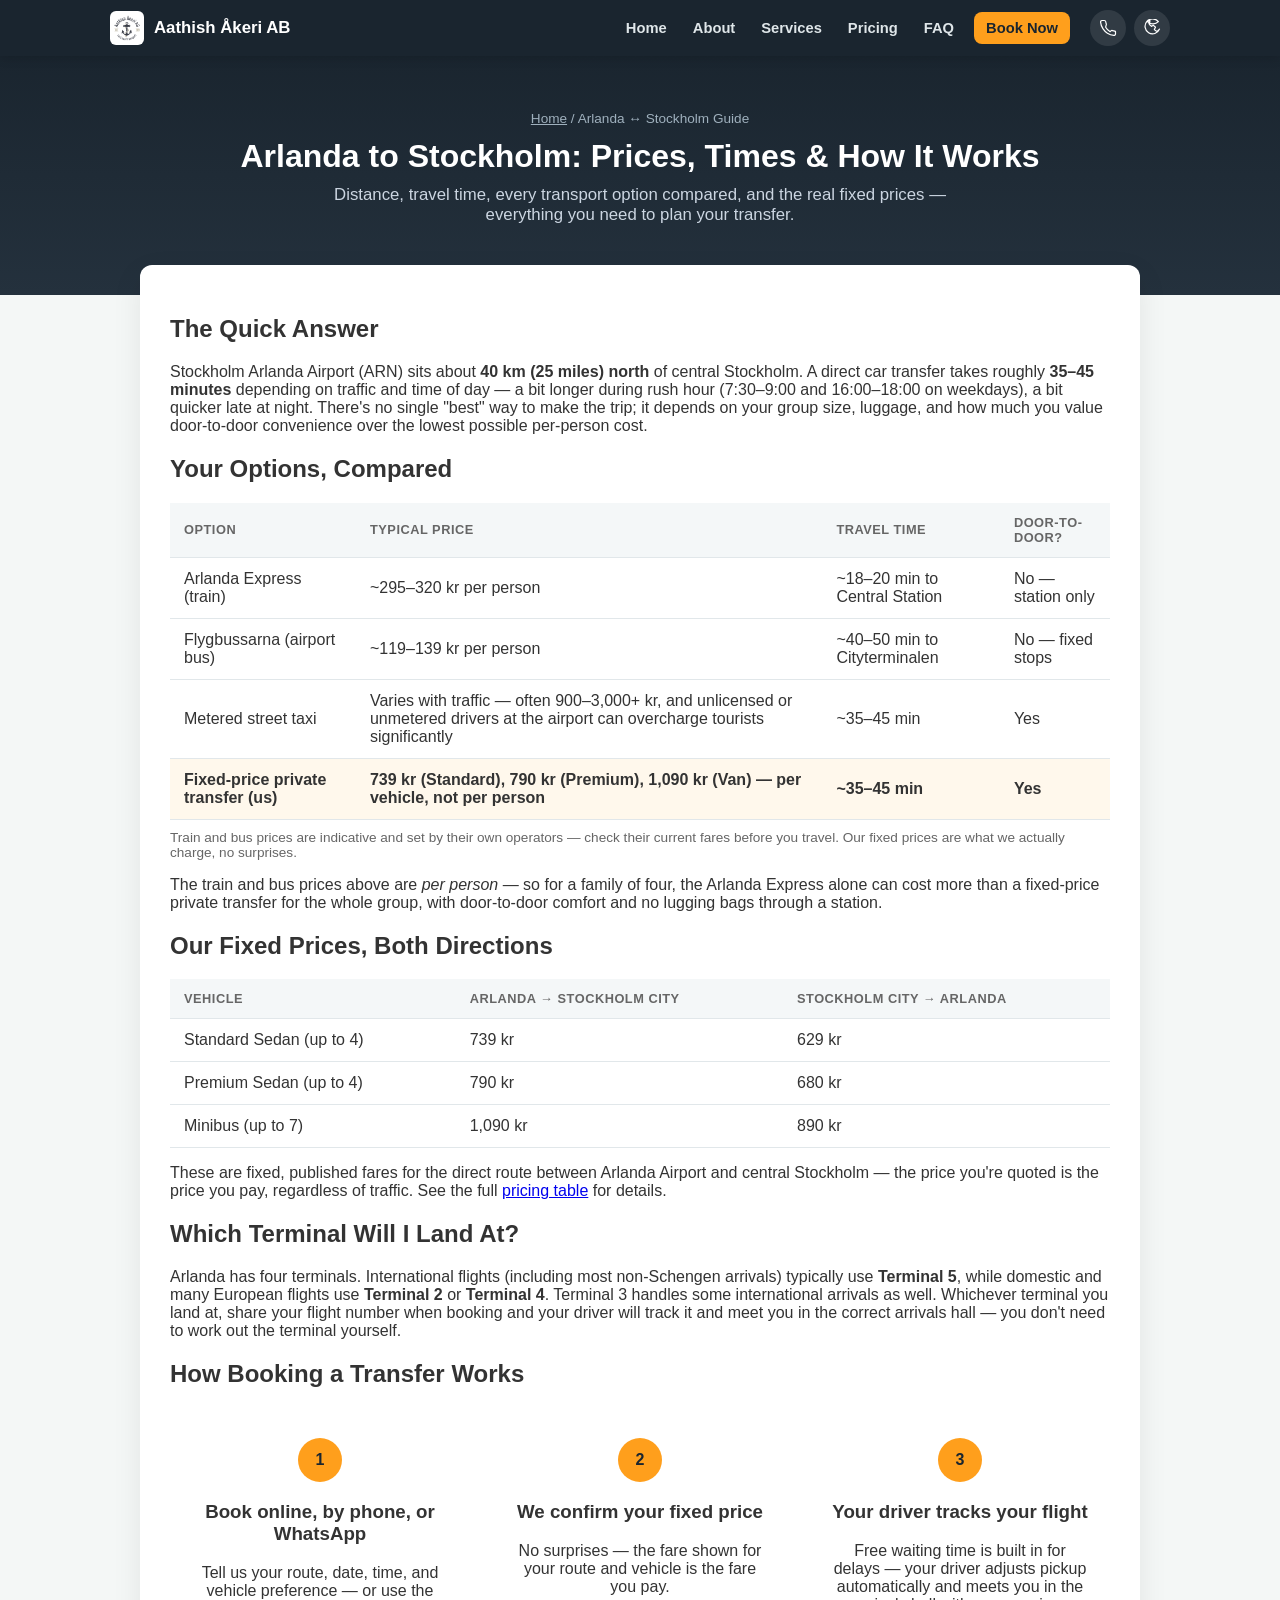
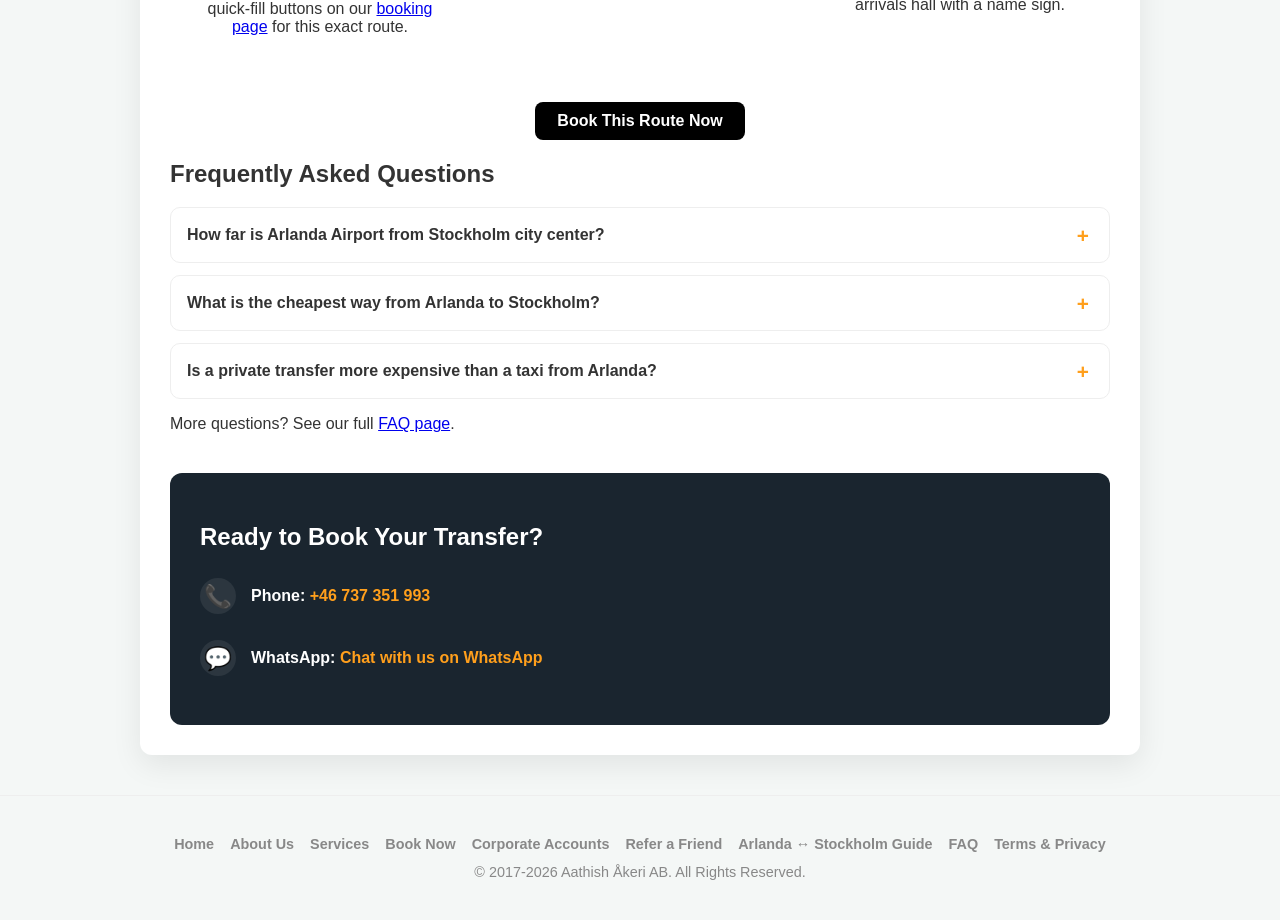
<file: guide-arlanda-stockholm.html>
<!DOCTYPE html>
<html lang="en">

<head>
    <meta charset="UTF-8">
    <meta name="viewport" content="width=device-width, initial-scale=1.0">
    <!-- Google tag (gtag.js) -->
    <script async src="https://www.googletagmanager.com/gtag/js?id=G-RLMF2R646X"></script>
    <script>
        window.dataLayer = window.dataLayer || [];
        function gtag() { dataLayer.push(arguments); }
        gtag('js', new Date());
        gtag('config', 'G-RLMF2R646X');
    </script>
    <title>Arlanda to Stockholm: Prices, Times & How It Works | Aathish Åkeri AB</title>
    <meta name="description"
        content="Everything you need to know about getting from Stockholm Arlanda Airport to Stockholm City: distance, travel time, your options (train, bus, taxi, private transfer), and real fixed prices.">
    <link rel="canonical" href="https://aathishakeri.se/guide-arlanda-stockholm.html">
    <link rel="stylesheet" href="style.css?v=17">
    <link rel="apple-touch-icon" sizes="180x180" href="icons/apple-icon-180x180.png">
    <link rel="icon" type="image/png" sizes="32x32" href="icons/favicon-32x32.png">
    <link rel="icon" type="image/png" sizes="16x16" href="icons/favicon-16x16.png">
    <link rel="manifest" href="icons/manifest.json">
    <meta name="theme-color" content="#ffffff">

    <script type="application/ld+json">
    {
        "@context": "https://schema.org",
        "@type": "FAQPage",
        "mainEntity": [
            {
                "@type": "Question",
                "name": "How far is Arlanda Airport from Stockholm city center?",
                "acceptedAnswer": { "@type": "Answer", "text": "Stockholm Arlanda Airport is about 40 km (25 miles) north of central Stockholm. A direct car transfer typically takes 35-45 minutes depending on traffic and time of day." }
            },
            {
                "@type": "Question",
                "name": "What is the cheapest way from Arlanda to Stockholm?",
                "acceptedAnswer": { "@type": "Answer", "text": "The Flygbussarna airport bus is usually the cheapest per-person option, followed by the Arlanda Express train. For groups of 2 or more, a fixed-price private transfer is often cheaper per person than the train, since the price is per vehicle, not per passenger." }
            },
            {
                "@type": "Question",
                "name": "Is a private transfer more expensive than a taxi from Arlanda?",
                "acceptedAnswer": { "@type": "Answer", "text": "A fixed-price private transfer is usually cheaper and more predictable than a metered street taxi, since the meter can run higher in traffic and the fixed price is agreed before you travel." }
            }
        ]
    }
    </script>
</head>

<body>

    <nav class="topnav" aria-label="Main navigation">
        <div class="topnav-inner">
            <a href="index.html" class="topnav-brand">
                <img src="assets/images/logo.png" alt="Aathish Åkeri AB" class="topnav-logo">
                <span>Aathish Åkeri AB</span>
            </a>
            <div class="topnav-links" id="topnavLinks">
                <a href="index.html">Home</a>
                <a href="about.html">About</a>
                <a href="services.html">Services</a>
                <a href="index.html#pricing">Pricing</a>
                <a href="faq.html">FAQ</a>
                <a href="booking.html" class="nav-cta">Book Now</a>
            </div>
            <button class="nav-toggle" id="navToggle" aria-label="Toggle menu" aria-expanded="false">
                <span></span><span></span><span></span>
            </button>
            <div class="topnav-actions">
                <a href="tel:+46737351993" class="nav-icon-btn" aria-label="Call us">
                    <img src="assets/images/phone.svg" alt="">
                </a>
                <a href="https://wa.me/46737351993" target="_blank" rel="noopener noreferrer" class="nav-icon-btn"
                    aria-label="WhatsApp us">
                    <img src="assets/images/whatsapp.svg" alt="">
                </a>
            </div>
        </div>
    </nav>

    <div class="page-hero">
        <div class="breadcrumb"><a href="index.html">Home</a> / <span>Arlanda ↔ Stockholm Guide</span></div>
        <h1>Arlanda to Stockholm: Prices, Times & How It Works</h1>
        <p>Distance, travel time, every transport option compared, and the real fixed prices — everything you need
            to plan your transfer.</p>
    </div>

    <div class="container">
        <section>
            <h2>The Quick Answer</h2>
            <p>Stockholm Arlanda Airport (ARN) sits about <strong>40 km (25 miles) north</strong> of central
                Stockholm. A direct car transfer takes roughly <strong>35–45 minutes</strong> depending on traffic
                and time of day — a bit longer during rush hour (7:30–9:00 and 16:00–18:00 on weekdays), a bit
                quicker late at night. There's no single "best" way to make the trip; it depends on your group size,
                luggage, and how much you value door-to-door convenience over the lowest possible per-person cost.</p>
        </section>

        <section>
            <h2>Your Options, Compared</h2>
            <div class="table-scroll" style="overflow-x:auto;">
                <table class="compare-table">
                    <thead>
                        <tr>
                            <th>Option</th>
                            <th>Typical Price</th>
                            <th>Travel Time</th>
                            <th>Door-to-Door?</th>
                        </tr>
                    </thead>
                    <tbody>
                        <tr>
                            <td>Arlanda Express (train)</td>
                            <td>~295–320 kr per person</td>
                            <td>~18–20 min to Central Station</td>
                            <td>No — station only</td>
                        </tr>
                        <tr>
                            <td>Flygbussarna (airport bus)</td>
                            <td>~119–139 kr per person</td>
                            <td>~40–50 min to Cityterminalen</td>
                            <td>No — fixed stops</td>
                        </tr>
                        <tr>
                            <td>Metered street taxi</td>
                            <td>Varies with traffic — often 900–3,000+ kr, and unlicensed or unmetered drivers at the
                                airport can overcharge tourists significantly</td>
                            <td>~35–45 min</td>
                            <td>Yes</td>
                        </tr>
                        <tr class="highlight-row">
                            <td>Fixed-price private transfer (us)</td>
                            <td>739 kr (Standard), 790 kr (Premium), 1,090 kr (Van) — per vehicle, not per person</td>
                            <td>~35–45 min</td>
                            <td>Yes</td>
                        </tr>
                    </tbody>
                </table>
            </div>
            <p style="font-size:0.85rem;color:#666;margin-top:10px;">Train and bus prices are indicative and set by
                their own operators — check their current fares before you travel. Our fixed prices are what we
                actually charge, no surprises.</p>
            <p>The train and bus prices above are <em>per person</em> — so for a family of four, the Arlanda Express
                alone can cost more than a fixed-price private transfer for the whole group, with door-to-door
                comfort and no lugging bags through a station.</p>
        </section>

        <section>
            <h2>Our Fixed Prices, Both Directions</h2>
            <div class="table-scroll" style="overflow-x:auto;">
                <table class="compare-table">
                    <thead>
                        <tr>
                            <th>Vehicle</th>
                            <th>Arlanda → Stockholm City</th>
                            <th>Stockholm City → Arlanda</th>
                        </tr>
                    </thead>
                    <tbody>
                        <tr>
                            <td>Standard Sedan (up to 4)</td>
                            <td>739 kr</td>
                            <td>629 kr</td>
                        </tr>
                        <tr>
                            <td>Premium Sedan (up to 4)</td>
                            <td>790 kr</td>
                            <td>680 kr</td>
                        </tr>
                        <tr>
                            <td>Minibus (up to 7)</td>
                            <td>1,090 kr</td>
                            <td>890 kr</td>
                        </tr>
                    </tbody>
                </table>
            </div>
            <p>These are fixed, published fares for the direct route between Arlanda Airport and central Stockholm —
                the price you're quoted is the price you pay, regardless of traffic. See the full
                <a href="index.html#pricing">pricing table</a> for details.</p>
        </section>

        <section>
            <h2>Which Terminal Will I Land At?</h2>
            <p>Arlanda has four terminals. International flights (including most non-Schengen arrivals) typically
                use <strong>Terminal 5</strong>, while domestic and many European flights use
                <strong>Terminal 2</strong> or <strong>Terminal 4</strong>. Terminal 3 handles some international
                arrivals as well. Whichever terminal you land at, share your flight number when booking and your
                driver will track it and meet you in the correct arrivals hall — you don't need to work out the
                terminal yourself.</p>
        </section>

        <section>
            <h2>How Booking a Transfer Works</h2>
            <div class="steps">
                <div class="step">
                    <div class="step-num">1</div>
                    <h3>Book online, by phone, or WhatsApp</h3>
                    <p>Tell us your route, date, time, and vehicle preference — or use the quick-fill buttons on our
                        <a href="booking.html">booking page</a> for this exact route.</p>
                </div>
                <div class="step">
                    <div class="step-num">2</div>
                    <h3>We confirm your fixed price</h3>
                    <p>No surprises — the fare shown for your route and vehicle is the fare you pay.</p>
                </div>
                <div class="step">
                    <div class="step-num">3</div>
                    <h3>Your driver tracks your flight</h3>
                    <p>Free waiting time is built in for delays — your driver adjusts pickup automatically and meets
                        you in the arrivals hall with a name sign.</p>
                </div>
            </div>
            <p style="text-align:center; margin-top:10px;">
                <a href="booking.html?pickup=Arlanda%20Airport&drop=Stockholm%20City" class="btn-book">Book This
                    Route Now</a>
            </p>
        </section>

        <section>
            <h2>Frequently Asked Questions</h2>
            <details class="faq-item">
                <summary>How far is Arlanda Airport from Stockholm city center?</summary>
                <p>About 40 km (25 miles) north of central Stockholm — a direct car transfer takes roughly 35–45
                    minutes depending on traffic.</p>
            </details>
            <details class="faq-item">
                <summary>What is the cheapest way from Arlanda to Stockholm?</summary>
                <p>The Flygbussarna airport bus is usually the cheapest per-person option, followed by the Arlanda
                    Express. For groups of two or more, a fixed-price private transfer is often cheaper per person
                    than the train, since our price is per vehicle, not per passenger.</p>
            </details>
            <details class="faq-item">
                <summary>Is a private transfer more expensive than a taxi from Arlanda?</summary>
                <p>A fixed-price private transfer is usually cheaper and more predictable than a metered street taxi
                    — the meter can run higher in heavy traffic, while our fixed price is agreed before you travel.
                </p>
            </details>
            <p style="margin-top:16px;">More questions? See our full <a href="faq.html">FAQ page</a>.</p>
        </section>

        <section class="contact-box" id="contact">
            <h2>Ready to Book Your Transfer?</h2>
            <div class="contact-item">
                <span class="contact-icon">📞</span>
                <p><strong>Phone:</strong> <a href="tel:+46737351993">+46 737 351 993</a></p>
            </div>
            <div class="contact-item">
                <span class="contact-icon">💬</span>
                <p><strong>WhatsApp:</strong> <a href="https://wa.me/46737351993" target="_blank"
                        rel="noopener noreferrer">Chat with us on WhatsApp</a></p>
            </div>
        </section>
    </div>

    <footer>
        <div class="footer-links">
            <a href="index.html">Home</a>
            <a href="about.html">About Us</a>
            <a href="services.html">Services</a>
            <a href="booking.html">Book Now</a>
            <a href="corporate.html">Corporate Accounts</a>
            <a href="referral.html">Refer a Friend</a>
            <a href="guide-arlanda-stockholm.html" aria-current="page">Arlanda &harr; Stockholm Guide</a>
            <a href="faq.html">FAQ</a>
            <a href="terms.html">Terms & Privacy</a>
        </div>
        © 2017-2026 Aathish Åkeri AB. All Rights Reserved.
    </footer>

    <div id="installBanner" class="install-banner" hidden>
        <span class="install-banner-text install-banner-text-android">Install Aathish Åkeri for quick access, like an app.</span>
        <span class="install-banner-text install-banner-text-ios">Add to Home Screen: tap Share, then "Add to Home Screen".</span>
        <button type="button" id="installBannerBtn" class="install-banner-btn">Install</button>
        <button type="button" id="installBannerClose" class="install-banner-close" aria-label="Dismiss">&times;</button>
    </div>

    <script src="script.js?v=7"></script>
</body>

</html>
</file>
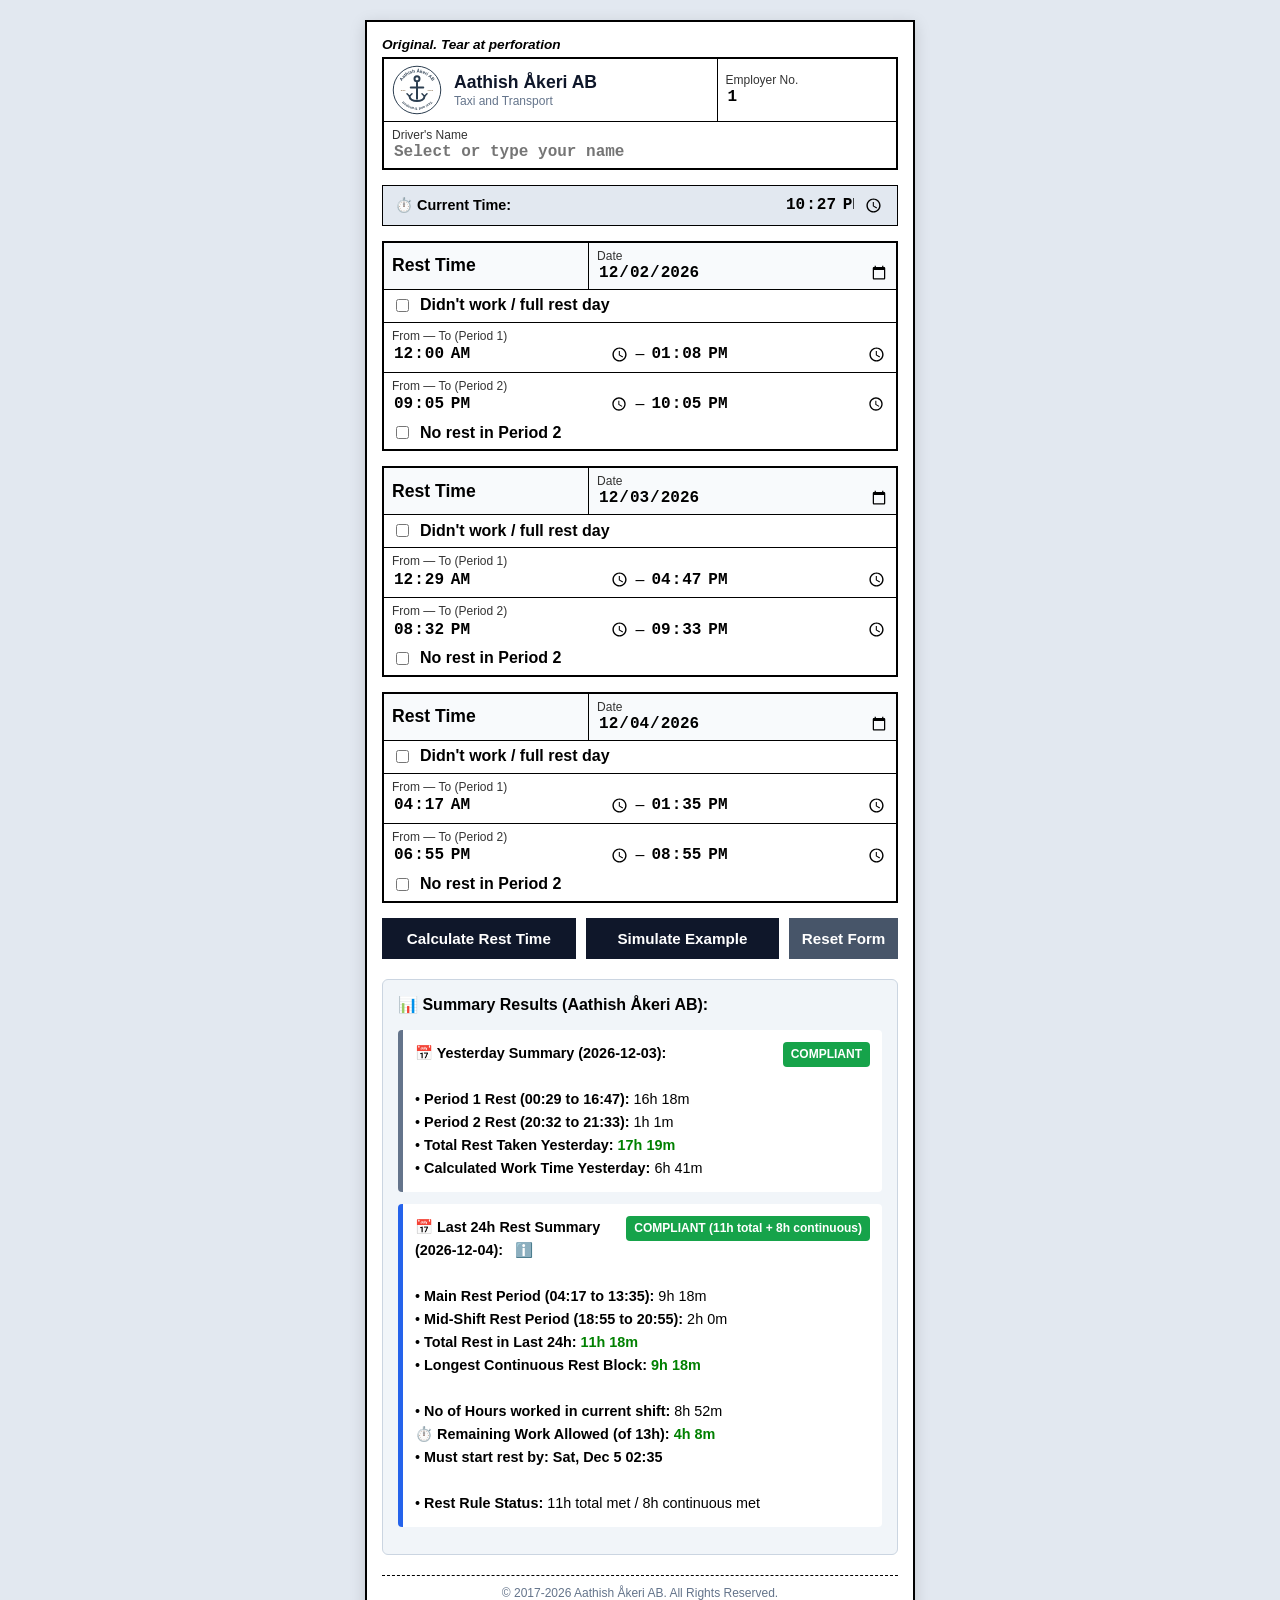
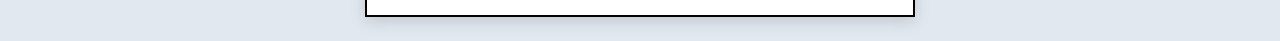
<file: vilotid.html>
<!DOCTYPE html>
<html lang="en">

<head>
    <meta charset="UTF-8">
    <meta name="viewport" content="width=device-width, initial-scale=1.0">
    <title>Journey Report - Aathish Åkeri AB</title>
    <style>
        :root {
            --paper-bg: #ffffff;
            --border-color: #000000;
            --accent: #2563eb;
            --success: #16a34a;
            --danger: #dc2626;
            --secondary: #475569;
            --neutral: #64748b;
        }

        body {
            font-family: Arial, Helvetica, sans-serif;
            background-color: #e2e8f0;
            margin: 0;
            padding: 20px;
            display: flex;
            justify-content: center;
        }

        .sheet-container {
            width: 100%;
            max-width: 550px;
            background: var(--paper-bg);
            border: 2px solid var(--border-color);
            padding: 15px;
            box-sizing: border-box;
            box-shadow: 0 4px 15px rgba(0, 0, 0, 0.15);
        }

        .sheet-header-title {
            font-weight: bold;
            font-size: 0.85rem;
            margin-bottom: 5px;
            font-style: italic;
        }

        .top-table {
            width: 100%;
            border-collapse: collapse;
            margin-bottom: 15px;
            border: 2px solid var(--border-color);
        }

        .top-table td {
            border: 1px solid var(--border-color);
            padding: 6px 8px;
            vertical-align: middle;
        }

        .company-brand {
            display: flex;
            align-items: center;
            gap: 12px;
        }

        .company-logo-svg {
            width: 50px;
            height: 50px;
            flex-shrink: 0;
        }

        .company-name {
            font-size: 1.1rem;
            font-weight: bold;
            color: #0f172a;
            line-height: 1.2;
        }

        .block-table {
            width: 100%;
            border-collapse: collapse;
            margin-bottom: 15px;
            border: 2px solid var(--border-color);
        }

        .block-table td {
            border: 1px solid var(--border-color);
            padding: 6px 8px;
        }

        .block-header-row td {
            background-color: #f8fafc;
        }

        .label-sm {
            font-size: 0.75rem;
            color: #333;
            display: block;
        }

        .title-lg {
            font-size: 1.1rem;
            font-weight: bold;
        }

        input[type="text"],
        input[type="date"],
        input[type="time"] {
            width: 100%;
            border: none;
            outline: none;
            font-size: 1rem;
            font-weight: bold;
            background: transparent;
            font-family: monospace;
        }

        .time-range-row {
            display: flex;
            align-items: center;
            justify-content: space-between;
            gap: 5px;
        }

        .current-time-box {
            background: #e2e8f0;
            border: 1px solid var(--border-color);
            padding: 8px 12px;
            margin-bottom: 15px;
            display: flex;
            justify-content: space-between;
            align-items: center;
            font-weight: bold;
            font-size: 0.9rem;
        }

        .button-group {
            display: flex;
            gap: 10px;
            margin-top: 10px;
        }

        .btn {
            background-color: #0f172a;
            color: white;
            border: none;
            padding: 12px;
            font-size: 0.95rem;
            font-weight: bold;
            cursor: pointer;
            flex: 2;
        }

        .btn-reset {
            background-color: var(--secondary);
            flex: 1;
        }

        .btn:hover {
            opacity: 0.9;
        }

        .result-box {
            margin-top: 20px;
            padding: 15px;
            border-radius: 6px;
            background: #f1f5f9;
            border: 1px solid #cbd5e1;
        }

        .result-card {
            background: white;
            padding: 12px;
            border-radius: 4px;
            border-left: 5px solid var(--accent);
            margin-bottom: 12px;
            font-size: 0.9rem;
            line-height: 1.6;
        }

        .badge {
            padding: 3px 8px;
            border-radius: 4px;
            font-size: 0.75rem;
            font-weight: bold;
            color: white;
            float: right;
        }

        .bg-ok {
            background-color: var(--success);
        }

        .bg-danger {
            background-color: var(--danger);
        }

        .bg-info {
            background-color: var(--neutral);
        }

        .copyright-footer {
            margin-top: 20px;
            text-align: center;
            font-size: 0.75rem;
            color: #64748b;
            border-top: 1px dashed var(--border-color);
            padding-top: 10px;
        }
    </style>
</head>

<body>

    <div class="sheet-container">

        <div class="sheet-header-title">
            Original. Tear at perforation
        </div>

        <!-- Company Top Header Table -->
        <table class="top-table">
            <tr>
                <td style="width: 65%;">
                    <div class="company-brand">
                        <svg class="company-logo-svg" viewBox="0 0 200 200" xmlns="http://www.w3.org/2000/svg">
                            <circle cx="100" cy="100" r="95" fill="none" stroke="#2c3e50" stroke-width="4" />
                            <path id="textPath1" d="M 30,100 A 70,70 0 0,1 170,100" fill="none" />
                            <text font-family="Arial, sans-serif" font-size="18" font-weight="bold" fill="#2c3e50"
                                text-anchor="middle">
                                <textPath href="#textPath1" startOffset="50%">Aathish Åkeri AB</textPath>
                            </text>
                            <path
                                d="M 100,65 L 100,135 M 75,90 L 125,90 M 100,65 A 10,10 0 1,1 100,45 A 10,10 0 1,1 100,65 M 70,125 C 70,150 130,150 130,125"
                                fill="none" stroke="#2c3e50" stroke-width="8" stroke-linecap="round" />
                            <path d="M 60,115 L 70,125 L 80,115 M 140,115 L 130,125 L 120,115" fill="none"
                                stroke="#2c3e50" stroke-width="6" stroke-linecap="round" />
                            <path id="textPath2" d="M 170,100 A 70,70 0 0,1 30,100" fill="none" />
                            <text font-family="Arial, sans-serif" font-size="14" font-weight="bold" fill="#2c3e50"
                                text-anchor="middle">
                                <textPath href="#textPath2" startOffset="50%">Taxi and Transport</textPath>
                            </text>
                            <text x="35" y="105" font-family="Arial, sans-serif" font-size="10" fill="#8b7355"
                                font-weight="bold">EST.</text>
                            <text x="142" y="105" font-family="Arial, sans-serif" font-size="10" fill="#8b7355"
                                font-weight="bold">2020</text>
                        </svg>
                        <div>
                            <span class="company-name">Aathish Åkeri AB</span>
                            <div style="font-size: 0.75rem; color: #64748b;">Taxi and Transport</div>
                        </div>
                    </div>
                </td>
                <td>
                    <span class="label-sm">Employer No.</span>
                    <input type="text" id="employerNo" value="1">
                </td>
            </tr>
            <tr>
                <td colspan="2">
                    <span class="label-sm">Driver's Name</span>
                    <input type="text" id="driverName" list="driverList" placeholder="Select or type your name"
                        value="">
                    <datalist id="driverList">
                        <option value="Sinthujan">
                        <option value="Amila">
                        <option value="Hadi">
                        <option value="Hassan">
                        <option value="Sameera">
                        <option value="Trevis">
                        <option value="Pinsara">
                    </datalist>
                </td>
            </tr>
        </table>

        <!-- Current Time Box -->
        <div class="current-time-box">
            <span>⏱️ Current Time:</span>
            <input type="time" id="currentTime" style="width: 100px; text-align: right;">
        </div>

        <!-- Rest Time Blocks -->
        <div id="blocksContainer"></div>

        <div class="button-group">
            <button class="btn" onclick="calculateVilotidCorrect()">Calculate Rest Time</button>
            <button class="btn btn-debug" onclick="simulateExample()">Simulate Example</button>
            <button class="btn btn-reset" onclick="resetAllFields()">Reset Form</button>
        </div>

        <div class="result-box" id="results" style="display:none;">
            <h3 style="margin-top:0; font-size:1rem;">📊 Summary Results (Aathish Åkeri AB):</h3>
            <div id="resultsList"></div>
        </div>

        <!-- Copyright Footer -->
        <div class="copyright-footer">
            © 2017-2026 Aathish Åkeri AB. All Rights Reserved.
        </div>
    </div>

    <script>
        function getPastDateStr(daysAgo) {
            const d = new Date();
            d.setDate(d.getDate() - daysAgo);
            return d.toISOString().split('T')[0];
        }

        const prefilledData = [
            { date: getPastDateStr(2), s1: "00:00", e1: "13:08", s2: "21:05", e2: "22:05" },
            { date: getPastDateStr(1), s1: "00:29", e1: "16:47", s2: "20:32", e2: "21:33" },
            { date: getPastDateStr(0), s1: "04:17", e1: "13:35", s2: "18:55", e2: "20:55" }
        ];

        const container = document.getElementById('blocksContainer');

        function renderBlocks(data) {
            container.innerHTML = '';
            data.forEach((item, i) => {
                container.innerHTML += `
                <table class="block-table" id="block_${i}">
                    <tr class="block-header-row">
                        <td style="width: 40%;"><span class="title-lg">Rest Time</span></td>
                        <td>
                            <span class="label-sm">Date</span>
                            <input type="date" id="date_${i}" value="${item.date}">
                        </td>
                    </tr>
                    <tr>
                        <td colspan="2">
                            <label style="display:inline-flex;align-items:center;gap:8px;font-weight:bold;">
                                <input type="checkbox" id="fullRest_${i}" ${item.fullRest ? 'checked' : ''} onchange="toggleFullRest(${i})">
                                Didn't work / full rest day
                            </label>
                        </td>
                    </tr>
                    <tr>
                        <td colspan="2">
                            <span class="label-sm">From — To (Period 1)</span>
                            <div class="time-range-row">
                                <input type="time" id="start1_${i}" value="${item.s1}">
                                <span>–</span>
                                <input type="time" id="end1_${i}" value="${item.e1}">
                            </div>
                        </td>
                    </tr>
                    <tr>
                        <td colspan="2">
                            <span class="label-sm">From — To (Period 2)</span>
                            <div class="time-range-row">
                                <input type="time" id="start2_${i}" value="${item.s2}">
                                <span>–</span>
                                <input type="time" id="end2_${i}" value="${item.e2}">
                            </div>
                            <label style="display:inline-flex;align-items:center;gap:8px;font-weight:bold;margin-top:8px;">
                                <input type="checkbox" id="noRest2_${i}" ${item.noRest2 ? 'checked' : ''} onchange="toggleNoPeriod2(${i})">
                                No rest in Period 2
                            </label>
                        </td>
                    </tr>
                </table>
            `;
            });
        }

        function setCurrentTime() {
            const now = new Date();
            const hours = String(now.getHours()).padStart(2, '0');
            const minutes = String(now.getMinutes()).padStart(2, '0');
            document.getElementById('currentTime').value = `${hours}:${minutes}`;
        }

        function clearDayTimes(index) {
            document.getElementById(`start1_${index}`).value = '';
            document.getElementById(`end1_${index}`).value = '';
            document.getElementById(`start2_${index}`).value = '';
            document.getElementById(`end2_${index}`).value = '';
        }

        function toggleFullRest(index) {
            const checkbox = document.getElementById(`fullRest_${index}`);
            const noRestCheckbox = document.getElementById(`noRest2_${index}`);
            if (checkbox.checked) {
                clearDayTimes(index);
                if (noRestCheckbox) noRestCheckbox.checked = false;
            }
        }

        function toggleNoPeriod2(index) {
            const checkbox = document.getElementById(`noRest2_${index}`);
            if (checkbox.checked) {
                document.getElementById(`start2_${index}`).value = '';
                document.getElementById(`end2_${index}`).value = '';
            }
        }

        document.addEventListener("DOMContentLoaded", () => {
            renderBlocks(prefilledData);
            setCurrentTime();
            calculateVilotidCorrect();
        });

        function resetAllFields() {
            document.getElementById('date_0').value = getPastDateStr(2);
            document.getElementById('date_1').value = getPastDateStr(1);
            document.getElementById('date_2').value = getPastDateStr(0);

            for (let i = 0; i < 3; i++) {
                document.getElementById(`start1_${i}`).value = '';
                document.getElementById(`end1_${i}`).value = '';
                document.getElementById(`start2_${i}`).value = '';
                document.getElementById(`end2_${i}`).value = '';
                document.getElementById(`fullRest_${i}`).checked = false;
                const noRestBox = document.getElementById(`noRest2_${i}`);
                if (noRestBox) noRestBox.checked = false;
            }

            setCurrentTime();
            document.getElementById('driverName').value = '';
            document.getElementById('results').style.display = 'none';
        }

        function parseDateTime(date, time) {
            return date && time ? new Date(`${date}T${time}`) : null;
        }

        function parseDateRange(date, startTime, endTime) {
            if (!date) return [null, null];
            const s = startTime ? new Date(`${date}T${startTime}`) : null;
            let e = endTime ? new Date(`${date}T${endTime}`) : null;
            if (e && endTime === '23:59') {
                // Normalize 23:59 as midnight next day so 23:59 -> 24:00 connects cleanly to 00:00 next day.
                e = new Date(`${date}T00:00`);
                e.setDate(e.getDate() + 1);
            }
            if (s && e && e <= s) {
                // Treat an end time that is not after start as crossing midnight to next day
                e = new Date(e.getTime() + 24 * 60 * 60 * 1000);
            }
            return [s, e];
        }

        function parseMidnight(date) {
            return date ? new Date(`${date}T00:00`) : null;
        }

        function parseNextMidnight(date) {
            const dt = parseMidnight(date);
            if (!dt) return null;
            dt.setDate(dt.getDate() + 1);
            return dt;
        }

        function clipIntervalToRange(start, end, rangeStart, rangeEnd) {
            if (!start || !end || end <= start) return null;
            const clippedStart = start < rangeStart ? rangeStart : start;
            const clippedEnd = end > rangeEnd ? rangeEnd : end;
            return clippedEnd > clippedStart ? { start: clippedStart, end: clippedEnd } : null;
        }

        function mergeIntervals(intervals) {
            if (!intervals.length) return [];
            const sorted = intervals.slice().sort((a, b) => a.start - b.start);
            const merged = [{ ...sorted[0] }];
            for (let i = 1; i < sorted.length; i++) {
                const current = sorted[i];
                const last = merged[merged.length - 1];
                const allowedGapMs = 0; // strict adjacency: no gap allowed
                if (current.start <= last.end || current.start - last.end <= allowedGapMs) {
                    last.end = new Date(Math.max(last.end.getTime(), current.end.getTime()));
                } else {
                    merged.push({ ...current });
                }
            }
            return merged;
        }

        function getLatestRestEnd(intervals, before) {
            let latest = null;
            intervals.forEach(interval => {
                if (interval.end && interval.end <= before) {
                    if (!latest || interval.end > latest) latest = interval.end;
                }
            });
            return latest;
        }

        function calculateVilotidCorrect() {
            const resultsList = document.getElementById('resultsList');
            resultsList.innerHTML = '';

            const curTimeVal = document.getElementById('currentTime').value;
            const curDateStr = document.getElementById('date_2').value;
            const yestDateStr = document.getElementById('date_1').value;

            // --- YESTERDAY'S CALCULATION (Index 1) ---
            const s1_yest = document.getElementById('start1_1').value;
            const e1_yest = document.getElementById('end1_1').value;
            const s2_yest = document.getElementById('start2_1').value;
            const e2_yest = document.getElementById('end2_1').value;

            let yestCardHTML = "";
            let r1_yest_mins = (s1_yest && e1_yest) ? Math.round((new Date(`${yestDateStr}T${e1_yest}`) - new Date(`${yestDateStr}T${s1_yest}`)) / (1000 * 60)) : 0;
            let r2_yest_mins = (s2_yest && e2_yest) ? Math.round((new Date(`${yestDateStr}T${e2_yest}`) - new Date(`${yestDateStr}T${s2_yest}`)) / (1000 * 60)) : 0;
            let totalYestRestMins = r1_yest_mins + r2_yest_mins;

            let yestWorkMins = Math.max(0, (24 * 60) - totalYestRestMins);
            let isYestCompliant = totalYestRestMins >= 11 * 60;

            const yR1H = Math.floor(r1_yest_mins / 60); const yR1M = r1_yest_mins % 60;
            const yR2H = Math.floor(r2_yest_mins / 60); const yR2M = r2_yest_mins % 60;
            const yTotH = Math.floor(totalYestRestMins / 60); const yTotM = totalYestRestMins % 60;
            const yWorkH = Math.floor(yestWorkMins / 60); const yWorkM = yestWorkMins % 60;

            yestCardHTML = `
                <div class="result-card" style="border-left-color: #64748b;">
                    <span class="badge ${isYestCompliant ? 'bg-ok' : 'bg-danger'}">${isYestCompliant ? 'COMPLIANT' : 'INCOMPLETE REST'}</span>
                    <strong>📅 Yesterday Summary (${yestDateStr || 'Not Set'}):</strong><br><br>
                    • <b>Period 1 Rest (${s1_yest || '--'} to ${e1_yest || '--'}):</b> ${yR1H}h ${yR1M}m<br>
                    • <b>Period 2 Rest (${s2_yest || '--'} to ${e2_yest || '--'}):</b> ${yR2H}h ${yR2M}m<br>
                    • <b>Total Rest Taken Yesterday:</b> <span style="color:${isYestCompliant ? 'green' : 'red'}; font-weight:bold;">${yTotH}h ${yTotM}m</span><br>
                    • <b>Calculated Work Time Yesterday:</b> ${yWorkH}h ${yWorkM}m
                </div>
            `;

            // --- TODAY'S CALCULATION (Index 2) ---
            const s1_today = document.getElementById('start1_2').value;
            const e1_today = document.getElementById('end1_2').value;
            const s2_today = document.getElementById('start2_2').value;
            const e2_today = document.getElementById('end2_2').value;
            const fullRestYest = document.getElementById('fullRest_1').checked;
            const fullRestToday = document.getElementById('fullRest_2').checked;

            let todayCardHTML = "";

            if (!curTimeVal || !curDateStr) {
                todayCardHTML = `
                <div class="result-card" style="border-left-color: var(--neutral);">
                    <span class="badge bg-info">NO DATA</span>
                    <strong>📅 Today & Active Shift Summary (${curDateStr || 'Not Set'}):</strong><br><br>
                    • <i>Please set today’s date and current time to calculate the active shift.</i>
                </div>
            `;
            } else {
                const nowDT = new Date(`${curDateStr}T${curTimeVal}`);
                const rangeStart = new Date(nowDT.getTime() - 24 * 60 * 60 * 1000);

                const restIntervals = [];
                const [yest1Start, yest1End] = parseDateRange(yestDateStr, s1_yest, e1_yest);
                const [yest2Start, yest2End] = parseDateRange(yestDateStr, s2_yest, e2_yest);
                const [today1Start, today1End] = parseDateRange(curDateStr, s1_today, e1_today);
                const [today2Start, today2End] = parseDateRange(curDateStr, s2_today, e2_today);

                if (fullRestYest && yestDateStr) {
                    const fullYest = clipIntervalToRange(parseMidnight(yestDateStr), parseNextMidnight(yestDateStr), rangeStart, nowDT);
                    if (fullYest) restIntervals.push(fullYest);
                } else {
                    [
                        clipIntervalToRange(yest1Start, yest1End, rangeStart, nowDT),
                        clipIntervalToRange(yest2Start, yest2End, rangeStart, nowDT)
                    ].forEach(interval => {
                        if (interval) restIntervals.push(interval);
                    });
                }

                if (fullRestToday && curDateStr) {
                    const fullToday = clipIntervalToRange(parseMidnight(curDateStr), parseNextMidnight(curDateStr), rangeStart, nowDT);
                    if (fullToday) restIntervals.push(fullToday);
                } else {
                    [
                        clipIntervalToRange(today1Start, today1End, rangeStart, nowDT),
                        clipIntervalToRange(today2Start, today2End, rangeStart, nowDT)
                    ].forEach(interval => {
                        if (interval) restIntervals.push(interval);
                    });
                }

                const mergedRest = mergeIntervals(restIntervals);
                const totalRestMins24h = mergedRest.reduce((sum, interval) => sum + Math.round((interval.end - interval.start) / (1000 * 60)), 0);
                const longestRestMins = mergedRest.reduce((max, interval) => Math.max(max, Math.round((interval.end - interval.start) / (1000 * 60))), 0);

                const has11hTotal = totalRestMins24h >= 11 * 60;
                const has8hContinuous = longestRestMins >= 8 * 60;
                const isCompliant = has11hTotal && has8hContinuous;

                // If there is an 8h continuous rest block within the last 24h, the work counter resets
                const MAX_WORK_MINS = 13 * 60;
                const intervalsWith8h = mergedRest.filter(iv => Math.round((iv.end - iv.start) / (1000 * 60)) >= 8 * 60);
                let latest8End = null;
                if (intervalsWith8h.length) {
                    latest8End = intervalsWith8h.reduce((latest, iv) => {
                        return (!latest || iv.end > latest) ? iv.end : latest;
                    }, null);
                }

                let workSinceMins = null;
                let remainingWorkMins = null;
                let deadlineText = '';
                let workDoneH = 0, workDoneM = 0, remWorkH = 0, remWorkM = 0;

                if (latest8End) {
                    // Calculate work since the end of the latest 8h continuous rest
                    workSinceMins = Math.max(0, Math.round((nowDT - latest8End) / (1000 * 60)));
                    remainingWorkMins = MAX_WORK_MINS - workSinceMins;
                    workDoneH = Math.floor(workSinceMins / 60); workDoneM = workSinceMins % 60;
                    remWorkH = Math.floor(Math.abs(remainingWorkMins) / 60); remWorkM = Math.abs(remainingWorkMins % 60);

                    if (remainingWorkMins > 0) {
                        const deadlineDT = new Date(nowDT.getTime() + remainingWorkMins * 60 * 1000);
                        const dH = String(deadlineDT.getHours()).padStart(2, '0');
                        const dM = String(deadlineDT.getMinutes()).padStart(2, '0');
                        const sameDay = deadlineDT.toDateString() === nowDT.toDateString();
                        const prettyDate = deadlineDT.toLocaleDateString(undefined, { weekday: 'short', day: 'numeric', month: 'short' });
                        deadlineText = sameDay ? `${dH}:${dM}` : `${prettyDate} ${dH}:${dM}`;
                    } else if (remainingWorkMins === 0) {
                        deadlineText = 'Start rest now';
                    } else {
                        deadlineText = `Exceeded by ${remWorkH}h ${remWorkM}m — stop and rest`;
                    }
                } else {
                    // No continuous 8h block found — rolling 24h calculation still shown for context
                    const workDone24h = Math.max(0, (24 * 60) - totalRestMins24h);
                    remainingWorkMins = MAX_WORK_MINS - workDone24h;
                    workDoneH = Math.floor(workDone24h / 60); workDoneM = workDone24h % 60;
                    remWorkH = Math.floor(Math.abs(remainingWorkMins) / 60); remWorkM = Math.abs(remainingWorkMins % 60);
                    deadlineText = 'No 8h continuous rest in last 24h';
                }

                const r1H = Math.floor((today1Start && today1End ? Math.round((today1End - today1Start) / (1000 * 60)) : 0) / 60);
                const r1M = Math.floor((today1Start && today1End ? Math.round((today1End - today1Start) / (1000 * 60)) : 0) % 60);
                const r2H = Math.floor((today2Start && today2End ? Math.round((today2End - today2Start) / (1000 * 60)) : 0) / 60);
                const r2M = Math.floor((today2Start && today2End ? Math.round((today2End - today2Start) / (1000 * 60)) : 0) % 60);
                const total24HRestH = Math.floor(totalRestMins24h / 60);
                const total24HRestM = totalRestMins24h % 60;
                const longestContH = Math.floor(longestRestMins / 60);
                const longestContM = longestRestMins % 60;

                todayCardHTML = `
                <div class="result-card">
                    <span class="badge ${isCompliant ? 'bg-ok' : 'bg-danger'}">${isCompliant ? 'COMPLIANT (11h total + 8h continuous)' : 'INCOMPLETE REST'}</span>
                    <strong>📅 Last 24h Rest Summary (${curDateStr}):</strong>
                    <span title="Daily rest of at least 11 hours (of which 8 hours continuous). Must take daily rest latest within 24 hours after the previous daily rest." style="margin-left:8px; cursor:help;">ℹ️</span><br><br>
                    • <b>Main Rest Period (${s1_today || '--'} to ${e1_today || '--'}):</b> ${r1H}h ${r1M}m<br>
                    • <b>Mid-Shift Rest Period (${s2_today || '--'} to ${e2_today || '--'}):</b> ${r2H}h ${r2M}m<br>
                    • <b>Total Rest in Last 24h:</b> <span style="color:${has11hTotal ? 'green' : 'red'}; font-weight:bold;">${total24HRestH}h ${total24HRestM}m</span><br>
                    • <b>Longest Continuous Rest Block:</b> <span style="color:${has8hContinuous ? 'green' : 'red'}; font-weight:bold;">${longestContH}h ${longestContM}m</span><br><br>
                    • <b>No of Hours worked in current shift:</b> ${workDoneH}h ${workDoneM}m<br>
                    ⏱️ <b>Remaining Work Allowed (of 13h):</b> <span style="color:${remainingWorkMins >= 0 ? 'green' : 'red'}; font-weight:bold;">${remainingWorkMins >= 0 ? `${remWorkH}h ${remWorkM}m` : `Exceeded by ${remWorkH}h ${remWorkM}m`}</span><br>
                    • <b>Must start rest by:</b> <b>${deadlineText}</b><br><br>
                    • <b>Rest Rule Status:</b> ${has11hTotal ? '11h total met' : '11h total missing'} / ${has8hContinuous ? '8h continuous met' : '8h continuous missing'}
                </div>
            `;
            }

            resultsList.innerHTML = yestCardHTML + todayCardHTML;
            document.getElementById('results').style.display = 'block';
        }

        function simulateExample() {
            const today = new Date();
            const yest = new Date();
            yest.setDate(today.getDate() - 1);
            const yestStr = yest.toISOString().split('T')[0];
            const todayStr = today.toISOString().split('T')[0];

            document.getElementById('date_1').value = yestStr;
            document.getElementById('date_2').value = todayStr;

            // Yesterday (this period spans into the next day: 30/07 20:00 -> 31/07 04:17)
            document.getElementById('start1_1').value = '00:00';
            document.getElementById('end1_1').value = '08:00';
            document.getElementById('start2_1').value = '20:00';
            document.getElementById('end2_1').value = '04:17';

            // Today
            document.getElementById('start1_2').value = '00:00';
            document.getElementById('end1_2').value = '06:07';
            document.getElementById('start2_2').value = '12:05';
            document.getElementById('end2_2').value = '13:05';

            // clear full-rest / no-rest flags
            for (let i = 0; i < 3; i++) {
                const f = document.getElementById(`fullRest_${i}`);
                if (f) f.checked = false;
                const n = document.getElementById(`noRest2_${i}`);
                if (n) n.checked = false;
            }

            // set current time to 14:00 for reproduction
            document.getElementById('currentTime').value = '14:00';
            calculateVilotidCorrect();
        }
    </script>

</body>

</html>
</file>
<file: style.css>
/* Clean stylesheet for Aathish Åkeri AB */

:root {
    --primary: #1a252f;
    --accent: #ff9f1c;
    --white: #ffffff;
    --gray: #f4f7f6;
}

* {
    box-sizing: border-box;
}

body {
    font-family: 'Segoe UI', Arial, sans-serif;
    margin: 0;
    background: var(--gray);
    color: #333;
}

/* Language switcher — lives inline in the top nav on every page */
.lang-switcher {
    display: flex;
    gap: 5px;
    flex-wrap: wrap;
    align-items: center;
}

.lang-btn {
    background: rgba(255, 255, 255, 0.12);
    border: 1px solid rgba(255, 255, 255, 0.18);
    padding: 5px;
    border-radius: 6px;
    display: inline-flex;
    align-items: center;
    justify-content: center;
    cursor: pointer;
    width: 30px;
    height: 24px;
}

.lang-btn img {
    width: 18px;
    height: auto;
    display: block;
    border-radius: 2px;
}

.lang-btn:hover,
.lang-btn.active {
    background: rgba(255, 255, 255, 0.3);
    border-color: rgba(255, 255, 255, 0.4);
}

@media (max-width: 860px) {
    .lang-switcher {
        order: 3;
        width: 100%;
        justify-content: center;
        padding-top: 8px;
    }
}

/* Header */
header {
    background: var(--primary);
    color: white;
    padding: 50px 20px;
    display: flex;
    flex-direction: column;
    align-items: center;
    gap: 12px;
}

.logo-container {
    margin: 10px 0;
    display: inline-block;
    padding: 12px;
    background: rgba(255, 255, 255, 0.98);
    border-radius: 12px;
    box-shadow: 0 4px 15px rgba(0, 0, 0, 0.25);
}

.company-logo {
    max-width: 160px;
    height: auto;
    display: block;
}

.button-row {
    display: flex;
    gap: 18px;
    align-items: center;
    justify-content: center;
    flex-wrap: wrap;
}

/* Buttons */
.btn-call,
.btn-whatsapp {
    display: inline-flex;
    align-items: center;
    gap: 10px;
    padding: 12px 26px;
    min-height: 48px;
    border-radius: 10px;
    font-weight: 700;
    color: #fff;
    text-decoration: none;
    box-shadow: 0 6px 18px rgba(0, 0, 0, 0.12);
}

.btn-call {
    background: linear-gradient(180deg, var(--accent), #d77d12);
}

.btn-call:hover {
    filter: brightness(0.96);
}

.btn-whatsapp {
    background: linear-gradient(180deg, #25d366, #1ebf57);
}

.btn-whatsapp:hover {
    filter: brightness(0.98);
}

.btn-call .icon,
.btn-whatsapp .icon {
    width: 20px;
    height: 20px;
    display: inline-block;
    flex: 0 0 20px;
}

.btn-call .icon img,
.btn-whatsapp .icon img {
    width: 100%;
    height: 100%;
    display: block;
    object-fit: contain;
}

.wa-wrap {
    display: inline-flex;
    align-items: center;
    gap: 10px;
    position: relative;
}

.wa-note {
    position: absolute;
    bottom: 100%;
    left: 50%;
    margin-bottom: 8px;
    color: #fff;
    font-size: 0.9rem;
    background: rgba(0, 0, 0, 0.65);
    padding: 6px 10px;
    border-radius: 6px;
    white-space: nowrap;
    opacity: 0;
    visibility: hidden;
    transform: translateX(-50%) translateY(-6px);
    transition: 200ms;
    pointer-events: none;
}

.wa-wrap:hover .wa-note,
.wa-wrap:focus-within .wa-note {
    opacity: 1;
    visibility: visible;
    transform: translateX(-50%) translateY(0);
}

/* Content container */
.container {
    max-width: 1000px;
    margin: -30px auto 40px;
    background: #fff;
    padding: 30px;
    border-radius: 12px;
    box-shadow: 0 10px 30px rgba(0, 0, 0, 0.08);
}

/* Fleet grid */
.grid {
    display: grid;
    grid-template-columns: repeat(auto-fit, minmax(280px, 1fr));
    gap: 20px;
    margin-top: 25px;
}

.card {
    border: 1px solid #eee;
    padding: 20px;
    border-radius: 10px;
    text-align: center;
    transition: all .25s ease;
}

.card-img {
    width: 100%;
    height: 180px;
    object-fit: cover;
    border-radius: 8px;
}

.card:hover {
    transform: translateY(-6px);
    box-shadow: 0 10px 20px rgba(0, 0, 0, 0.12);
}

/* Pricing */
.pricing-section {
    padding: 50px 20px;
    background: #f9f9f9;
    text-align: center;
}

.pricing-container {
    display: flex;
    flex-wrap: wrap;
    justify-content: center;
    gap: 20px;
    margin-top: 30px;
}

.price-card {
    background: #fff;
    border: 1px solid #ddd;
    border-radius: 12px;
    padding: 25px;
    width: 280px;
    text-align: center;
    transition: all .25s ease;
}

.price-card:hover {
    transform: translateY(-8px);
    box-shadow: 0 12px 28px rgba(0, 0, 0, 0.08);
}

.price-card.featured {
    border: 2px solid #ffd700;
    transform: scale(1.03);
}

.badge {
    position: absolute;
    top: -12px;
    left: 50%;
    transform: translateX(-50%);
    background: #ffd700;
    padding: 6px 14px;
    border-radius: 20px;
    font-weight: 700;
}

.price-value {
    font-size: 28px;
    font-weight: 800;
    margin: 18px 0;
}

.direction-title {
    display: inline-block;
    padding-bottom: 6px;
    border-bottom: 2px solid #ffd700;
    margin-bottom: 18px;
    font-size: 20px;
}

.btn-book {
    display: inline-block;
    background: #000;
    color: #fff;
    padding: 10px 22px;
    border-radius: 8px;
    text-decoration: none;
    font-weight: 700;
}

.btn-book:hover {
    background: #ffd700;
    color: #000;
}

/* Form */
.enquiry-section {
    background: #fdfdfd;
    padding: 30px;
    border-radius: 10px;
    border: 1px solid #eee;
    margin-top: 40px;
}

.form-group {
    margin-bottom: 15px;
}

.form-group label {
    display: block;
    margin-bottom: 6px;
    font-weight: 700;
}

input:not([type="checkbox"]):not([type="radio"]),
textarea,
select {
    width: 100%;
    padding: 12px;
    border: 1px solid #ccc;
    border-radius: 6px;
    font-size: 1rem;
}

textarea {
    min-height: 120px;
    resize: vertical;
}

.form-row {
    display: grid;
    grid-template-columns: 1fr 1fr;
    gap: 15px;
}

.addons {
    display: grid;
    grid-template-columns: 1fr;
    gap: 10px;
    padding: 15px;
    background: #fff;
    border: 1px solid #ddd;
    border-radius: 8px;
}

.addons label {
    display: flex;
    align-items: center;
    gap: 8px;
    font-weight: 400;
    cursor: pointer;
}

.addons label input[type="checkbox"] {
    flex: 0 0 auto;
    width: 16px;
    height: 16px;
    margin: 0;
}

@media (min-width:600px) {
    .addons {
        grid-template-columns: 1fr 1fr;
    }
}

/* Contact and footer */
.contact-box {
    background: var(--primary);
    color: #fff;
    padding: 30px;
    border-radius: 12px;
    margin-top: 40px;
}

.contact-item {
    display: flex;
    gap: 15px;
    align-items: center;
    margin-bottom: 12px;
}

.contact-icon {
    font-size: 1.4rem;
    background: rgba(255, 255, 255, 0.08);
    padding: 8px;
    border-radius: 50%;
    width: 36px;
    height: 36px;
    display: flex;
    align-items: center;
    justify-content: center;
}

.contact-box a {
    color: var(--accent);
    text-decoration: none;
    font-weight: 700;
}

footer {
    text-align: center;
    padding: 40px 20px;
    color: #888;
    font-size: 0.9rem;
    border-top: 1px solid #eee;
    margin-top: 20px;
}

/* Buttons and icons baseline */
.btn-call span,
.btn-whatsapp span {
    line-height: 1;
}

/* Responsive tweaks */
@media (max-width:900px) {
    .price-card {
        flex: 0 1 100%;
    }
}

@media (max-width:600px) {
    header {
        padding: 24px 16px;
    }

    .button-row {
        flex-direction: column;
        gap: 12px;
        width: 100%;
        align-items: stretch;
    }

    .btn-call,
    .btn-whatsapp {
        width: 100%;
        justify-content: center;
        padding: 12px 14px;
        font-size: 0.95rem;
        gap: 8px;
        min-height: 48px;
        white-space: nowrap;
    }

    .wa-wrap {
        width: 100%;
    }

    /* Hover tooltips don't translate to touch - iOS can also leave
       :hover/:focus-within stuck "on" after a tap, so hide it outright. */
    .wa-note {
        display: none;
    }

    .btn-call .icon,
    .btn-whatsapp .icon {
        width: 18px;
        flex: 0 0 18px;
        height: 18px;
    }

    .container {
        margin-top: -20px;
        padding: 20px;
    }

    .company-logo {
        max-width: 120px;
    }
}

/* ===================================================== */
/* Site-wide top navigation (all pages)                   */
/* ===================================================== */
.topnav {
    background: var(--primary);
    position: sticky;
    top: 0;
    z-index: 1100;
    box-shadow: 0 2px 10px rgba(0, 0, 0, 0.15);
}

.topnav-inner {
    max-width: 1100px;
    margin: 0 auto;
    display: flex;
    align-items: center;
    gap: 20px;
    padding: 10px 20px;
    position: relative;
}

.topnav-brand {
    display: flex;
    align-items: center;
    gap: 10px;
    color: #fff;
    text-decoration: none;
    font-weight: 800;
    font-size: 1.05rem;
    white-space: nowrap;
}

.topnav-logo {
    width: 34px;
    height: 34px;
    object-fit: contain;
    background: #fff;
    border-radius: 6px;
    padding: 3px;
    display: block;
}

.topnav-links {
    display: flex;
    align-items: center;
    gap: 2px;
    flex-wrap: wrap;
    margin-left: auto;
}

.topnav-links a {
    color: #dfe6e9;
    text-decoration: none;
    font-weight: 600;
    font-size: 0.92rem;
    padding: 8px 12px;
    border-radius: 8px;
    transition: background .2s, color .2s;
    white-space: nowrap;
}

.topnav-links a:hover,
.topnav-links a[aria-current="page"] {
    background: rgba(255, 255, 255, 0.12);
    color: #fff;
}

.topnav-links a.nav-cta {
    background: var(--accent);
    color: #1a252f;
    font-weight: 800;
    margin-left: 6px;
}

.topnav-links a.nav-cta:hover {
    filter: brightness(1.05);
    background: var(--accent);
    color: #1a252f;
}

.topnav-actions {
    display: flex;
    gap: 8px;
}

.nav-icon-btn {
    width: 36px;
    height: 36px;
    display: flex;
    align-items: center;
    justify-content: center;
    background: rgba(255, 255, 255, 0.1);
    border-radius: 50%;
}

.nav-icon-btn img {
    width: 18px;
    height: 18px;
}

.nav-toggle {
    display: none;
    flex-direction: column;
    justify-content: center;
    gap: 5px;
    width: 34px;
    height: 34px;
    background: transparent;
    border: none;
    cursor: pointer;
    margin-left: auto;
    padding: 0;
}

.nav-toggle span {
    display: block;
    height: 2px;
    width: 100%;
    background: #fff;
    border-radius: 2px;
}

@media (max-width: 860px) {
    .topnav-links {
        display: none;
        flex-direction: column;
        align-items: stretch;
        width: 100%;
        background: var(--primary);
        position: absolute;
        top: 100%;
        left: 0;
        padding: 10px 20px 16px;
        box-shadow: 0 8px 16px rgba(0, 0, 0, 0.2);
    }

    .topnav-links.open {
        display: flex;
    }

    .topnav-links a.nav-cta {
        margin-left: 0;
        text-align: center;
        margin-top: 6px;
    }

    .nav-toggle {
        display: flex;
    }

    .topnav-actions {
        display: none;
    }

    .topnav-inner {
        flex-wrap: wrap;
    }
}

/* ===================================================== */
/* Subpage hero + breadcrumb                              */
/* ===================================================== */
.page-hero {
    background: linear-gradient(180deg, var(--primary), #24313d);
    color: #fff;
    padding: 55px 20px 70px;
    text-align: center;
}

.page-hero h1 {
    margin: 0 0 10px;
    font-size: 2rem;
}

.page-hero p {
    margin: 0 auto;
    max-width: 640px;
    color: #cbd5e1;
    font-size: 1.05rem;
}

.breadcrumb {
    font-size: 0.85rem;
    color: #9fb0bd;
    margin-bottom: 12px;
}

.breadcrumb a {
    color: #9fb0bd;
}

/* ===================================================== */
/* Trust strip                                            */
/* ===================================================== */
.trust-strip {
    display: grid;
    grid-template-columns: repeat(auto-fit, minmax(150px, 1fr));
    gap: 16px;
    margin: -45px auto 10px;
    max-width: 1000px;
    padding: 0 20px;
    position: relative;
    z-index: 2;
}

.trust-item {
    background: #fff;
    border-radius: 12px;
    padding: 18px 10px;
    text-align: center;
    box-shadow: 0 8px 20px rgba(0, 0, 0, 0.1);
}

.trust-item .num {
    font-size: 1.5rem;
    font-weight: 800;
    color: var(--primary);
    display: block;
}

.trust-item .label {
    font-size: 0.82rem;
    color: #667;
}

/* ===================================================== */
/* Service cards (Services page)                          */
/* ===================================================== */
.service-grid {
    display: grid;
    grid-template-columns: repeat(auto-fit, minmax(260px, 1fr));
    gap: 22px;
    margin-top: 25px;
}

.service-card {
    border: 1px solid #eee;
    border-radius: 12px;
    padding: 24px;
    transition: all .25s ease;
    background: #fff;
}

.service-card:hover {
    transform: translateY(-6px);
    box-shadow: 0 12px 24px rgba(0, 0, 0, 0.1);
}

.service-icon {
    font-size: 2rem;
    margin-bottom: 12px;
    display: inline-block;
}

.service-card h3 {
    margin: 0 0 8px;
}

.service-card p {
    color: #555;
    line-height: 1.5;
    margin: 0;
}

/* ===================================================== */
/* Booking page                                           */
/* ===================================================== */
.steps {
    display: grid;
    grid-template-columns: repeat(auto-fit, minmax(220px, 1fr));
    gap: 20px;
    margin: 30px 0;
}

.step {
    text-align: center;
    padding: 20px;
}

.step .step-num {
    width: 44px;
    height: 44px;
    line-height: 44px;
    border-radius: 50%;
    background: var(--accent);
    color: #1a252f;
    font-weight: 800;
    margin: 0 auto 12px;
}

.quick-routes {
    display: flex;
    flex-wrap: wrap;
    gap: 10px;
    margin: 6px 0 22px;
}

.route-btn {
    background: #fff;
    border: 1px solid #ddd;
    padding: 10px 16px;
    border-radius: 20px;
    font-weight: 600;
    cursor: pointer;
    font-size: 0.9rem;
}

.route-btn:hover {
    background: var(--primary);
    color: #fff;
    border-color: var(--primary);
}

.payment-note {
    background: #fff8e6;
    border: 1px solid #ffe1a8;
    border-radius: 10px;
    padding: 18px 20px;
    margin: 24px 0;
}

.payment-note h4 {
    margin: 0 0 8px;
}

.sumup-pay-btn {
    display: inline-block;
    margin-top: 10px;
    background: #0f2b46;
    color: #fff;
    padding: 10px 20px;
    border-radius: 8px;
    text-decoration: none;
    font-weight: 700;
}

.sumup-pay-btn:hover {
    filter: brightness(1.2);
}

/* ===================================================== */
/* FAQ accordion                                          */
/* ===================================================== */
.faq-item {
    border: 1px solid #eee;
    border-radius: 10px;
    margin-bottom: 12px;
    padding: 4px 16px;
    background: #fff;
}

.faq-item summary {
    cursor: pointer;
    font-weight: 700;
    padding: 14px 0;
    list-style: none;
    position: relative;
    padding-right: 30px;
}

.faq-item summary::-webkit-details-marker {
    display: none;
}

.faq-item summary::after {
    content: "+";
    position: absolute;
    right: 4px;
    top: 12px;
    font-size: 1.3rem;
    color: var(--accent);
}

.faq-item[open] summary::after {
    content: "\2013";
}

.faq-item p {
    margin: 0 0 16px;
    color: #555;
    line-height: 1.6;
}

/* ===================================================== */
/* Legal pages (Terms / Privacy)                          */
/* ===================================================== */
.legal h2 {
    margin-top: 34px;
    border-bottom: 2px solid #eee;
    padding-bottom: 8px;
}

.legal h3 {
    margin-top: 22px;
}

.legal p,
.legal li {
    color: #444;
    line-height: 1.7;
}

.legal-disclaimer {
    background: #eef4ff;
    border: 1px solid #cfe0ff;
    border-radius: 10px;
    padding: 16px 18px;
    margin-bottom: 30px;
    font-size: 0.9rem;
    color: #333;
}

.legal-toc {
    display: flex;
    flex-wrap: wrap;
    gap: 10px;
    margin-bottom: 30px;
}

.legal-toc a {
    background: #f4f7f6;
    border: 1px solid #e2e8f0;
    padding: 8px 14px;
    border-radius: 20px;
    text-decoration: none;
    color: var(--primary);
    font-weight: 600;
    font-size: 0.88rem;
}

/* ===================================================== */
/* About page                                             */
/* ===================================================== */
.about-grid {
    display: grid;
    grid-template-columns: 1.1fr 0.9fr;
    gap: 30px;
    align-items: center;
    margin: 20px 0 10px;
}

.about-grid img {
    width: 100%;
    border-radius: 12px;
    box-shadow: 0 10px 25px rgba(0, 0, 0, 0.12);
}

.values-grid {
    display: grid;
    grid-template-columns: repeat(auto-fit, minmax(200px, 1fr));
    gap: 18px;
    margin-top: 20px;
}

.value-card {
    text-align: center;
    padding: 18px;
    background: var(--gray);
    border-radius: 10px;
}

.value-card .service-icon {
    margin-bottom: 8px;
}

@media (max-width: 760px) {
    .about-grid {
        grid-template-columns: 1fr;
    }
}

/* ===================================================== */
/* Footer quick links (all pages)                         */
/* ===================================================== */
.footer-links {
    display: flex;
    justify-content: center;
    flex-wrap: wrap;
    gap: 16px;
    margin-bottom: 12px;
}

.footer-links a {
    color: #888;
    text-decoration: none;
    font-weight: 600;
}

.footer-links a:hover {
    color: var(--accent);
}

@media (max-width:600px) {
    .page-hero {
        padding: 40px 16px 60px;
    }

    .trust-strip {
        margin-top: 0;
    }
}

/* ===================================================== */
/* Live price estimate (booking page)                     */
/* ===================================================== */
.price-estimate-box {
    background: #f4f7f8;
    border: 1px solid #dfe6e9;
    border-radius: 8px;
    padding: 14px 16px;
    margin: -6px 0 20px;
}

.price-estimate-row {
    display: flex;
    justify-content: space-between;
    align-items: baseline;
    font-weight: 600;
}

.price-estimate-row + .price-estimate-row {
    margin-top: 8px;
    padding-top: 8px;
    border-top: 1px dashed #dfe6e9;
}

.price-estimate-value {
    font-size: 1.15rem;
    font-weight: 800;
    color: var(--primary);
}

.price-estimate-promo .price-estimate-value {
    color: #1a9c5a;
}

/* ===================================================== */
/* PWA install banner                                     */
/* ===================================================== */
.install-banner {
    position: fixed;
    left: 0;
    right: 0;
    bottom: 0;
    z-index: 500;
    background: var(--primary);
    color: #fff;
    padding: 12px 16px;
    display: flex;
    align-items: center;
    gap: 12px;
    box-shadow: 0 -4px 14px rgba(0, 0, 0, 0.2);
    font-size: 0.92rem;
}

.install-banner[hidden] {
    display: none;
}

.install-banner-text-android,
.install-banner-text-ios {
    display: none;
    flex: 1;
}

.install-banner.install-android .install-banner-text-android {
    display: block;
}

.install-banner.install-ios .install-banner-text-ios {
    display: block;
}

.install-banner.install-ios .install-banner-btn {
    display: none;
}

.install-banner-btn {
    background: var(--accent);
    color: #1a252f;
    border: none;
    padding: 8px 16px;
    border-radius: 6px;
    font-weight: 700;
    cursor: pointer;
    white-space: nowrap;
}

.install-banner-close {
    background: transparent;
    border: none;
    color: #fff;
    font-size: 1.4rem;
    line-height: 1;
    cursor: pointer;
    padding: 2px 6px;
}

@media (max-width: 500px) {
    .install-banner {
        flex-wrap: wrap;
    }
}


/* ===================================================== */
/* Reviews / testimonials                                 */
/* ===================================================== */
.reviews-section {
    text-align: center;
}

.reviews-subtitle {
    max-width: 560px;
    margin: -10px auto 24px;
    color: #666;
}

.reviews-grid {
    display: grid;
    grid-template-columns: repeat(2, 1fr);
    gap: 20px;
    max-width: 840px;
    margin: 0 auto 28px;
    text-align: left;
}

@media (max-width: 700px) {
    .reviews-grid {
        grid-template-columns: 1fr;
    }
}

.review-card {
    display: flex;
    flex-direction: column;
    gap: 10px;
    background: #f4f7f8;
    border: 1px solid #e1e7ea;
    border-radius: 12px;
    padding: 20px 22px;
}

.review-stars {
    font-size: 1.05rem;
    letter-spacing: 2px;
    color: var(--accent);
}

.review-quote {
    flex: 1;
    margin: 0;
    color: #333;
    font-style: italic;
    line-height: 1.5;
}

.review-author {
    margin: 0;
    font-weight: 700;
    color: var(--primary);
}

.review-tag {
    display: inline-block;
    margin-left: 6px;
    font-size: 0.68rem;
    font-weight: 700;
    text-transform: uppercase;
    letter-spacing: 0.04em;
    background: #e8f0fe;
    color: #1a56db;
    padding: 2px 8px;
    border-radius: 10px;
    vertical-align: middle;
}

.reviews-cta {
    display: inline-block;
    background: var(--primary);
    color: #fff;
    text-decoration: none;
    font-weight: 700;
    padding: 10px 22px;
    border-radius: 8px;
    transition: filter 150ms;
}

.reviews-cta:hover {
    filter: brightness(1.15);
}


/* ===================================================== */
/* Comparison tables (SEO guide pages)                    */
/* ===================================================== */
.compare-table {
    width: 100%;
    border-collapse: collapse;
    min-width: 560px;
    background: #fff;
}

.compare-table th,
.compare-table td {
    text-align: left;
    padding: 12px 14px;
    border-bottom: 1px solid #e1e7ea;
}

.compare-table thead th {
    background: #f4f7f8;
    font-size: 0.8rem;
    text-transform: uppercase;
    letter-spacing: 0.04em;
    color: #666;
}

.compare-table tr.highlight-row {
    background: #fff8ec;
    font-weight: 700;
}


/* ===================================================== */
/* Partner teasers (corporate accounts / referral)        */
/* ===================================================== */
.partner-section {
    margin-top: 40px;
}

.partner-grid {
    display: grid;
    grid-template-columns: repeat(2, 1fr);
    gap: 20px;
    max-width: 840px;
    margin: 0 auto;
}

@media (max-width: 700px) {
    .partner-grid {
        grid-template-columns: 1fr;
    }
}

.partner-card {
    background: #f4f7f8;
    border: 1px solid #e1e7ea;
    border-radius: 12px;
    padding: 26px 24px;
    text-align: center;
}

.partner-card .service-icon {
    font-size: 2rem;
    display: block;
    margin-bottom: 10px;
}

.partner-card h3 {
    margin: 0 0 8px;
}

.partner-card p {
    color: #46545e;
    margin: 0 0 18px;
}
</file>
